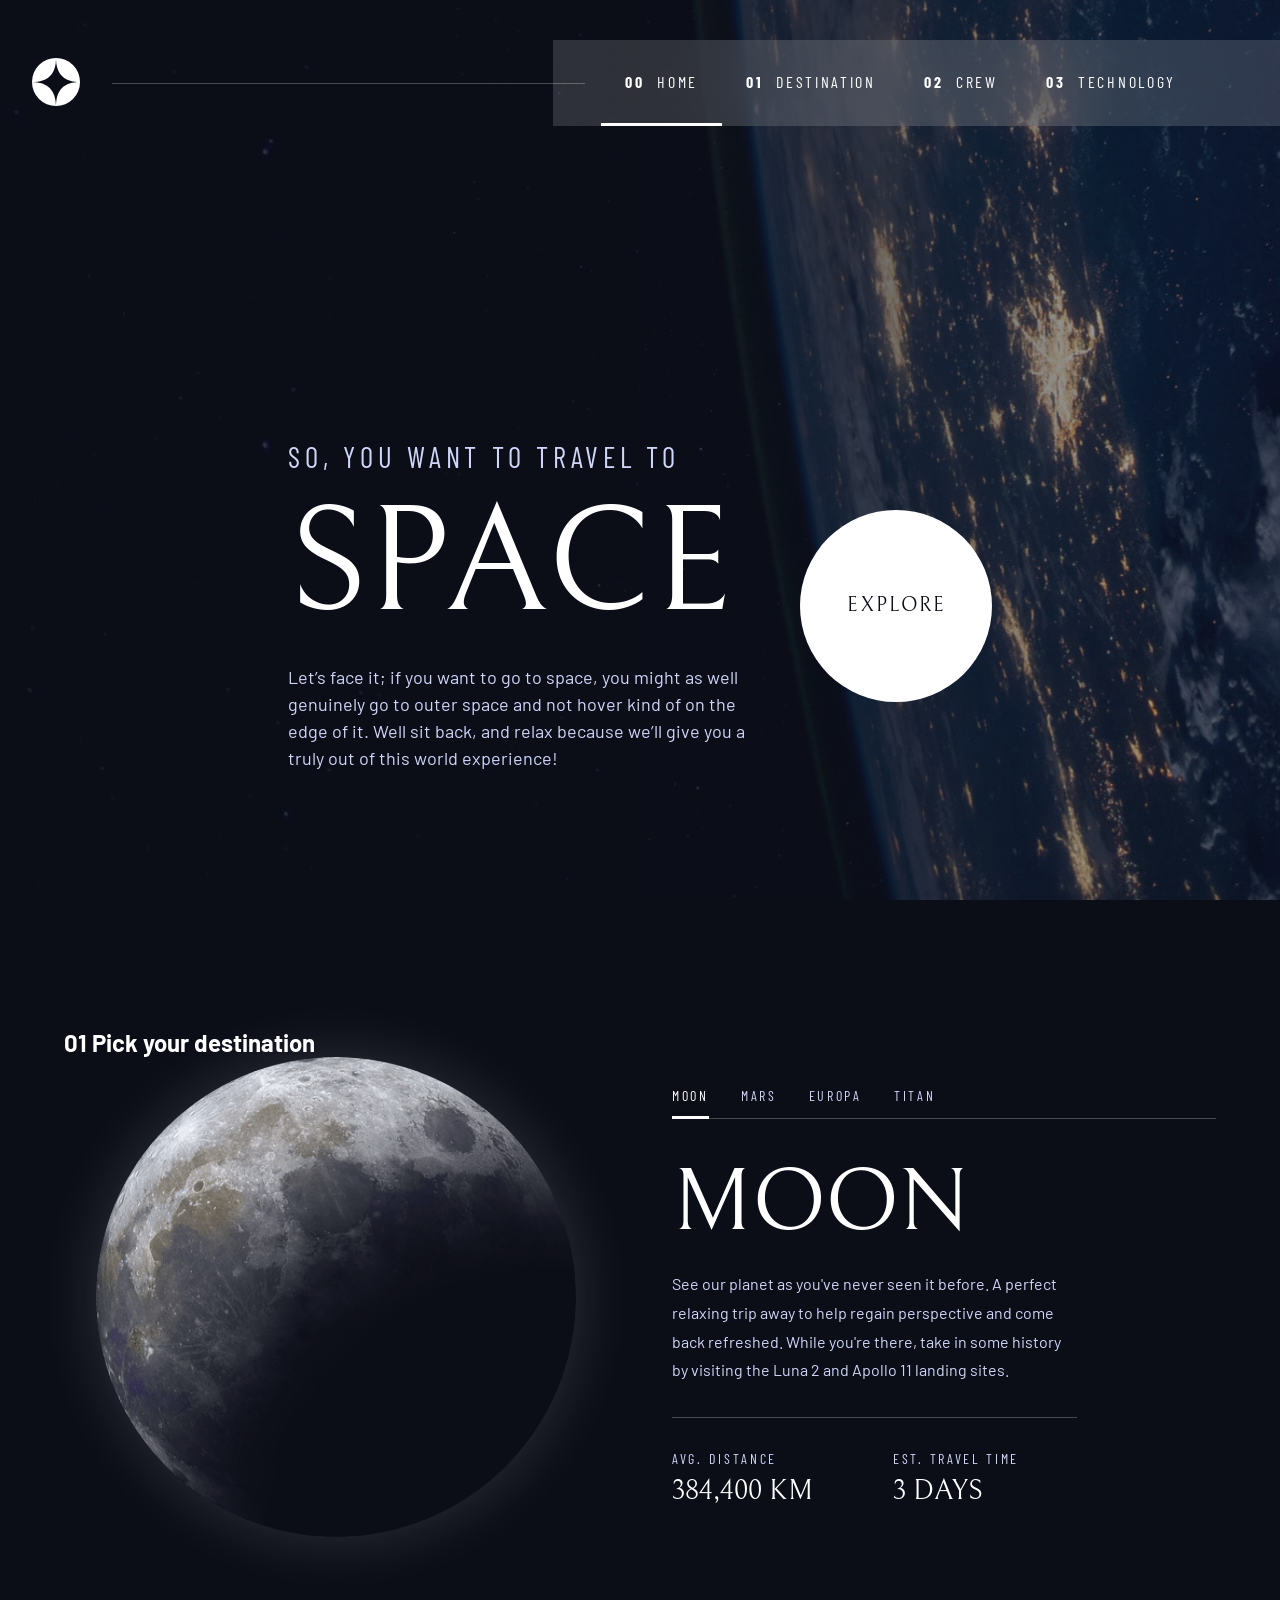
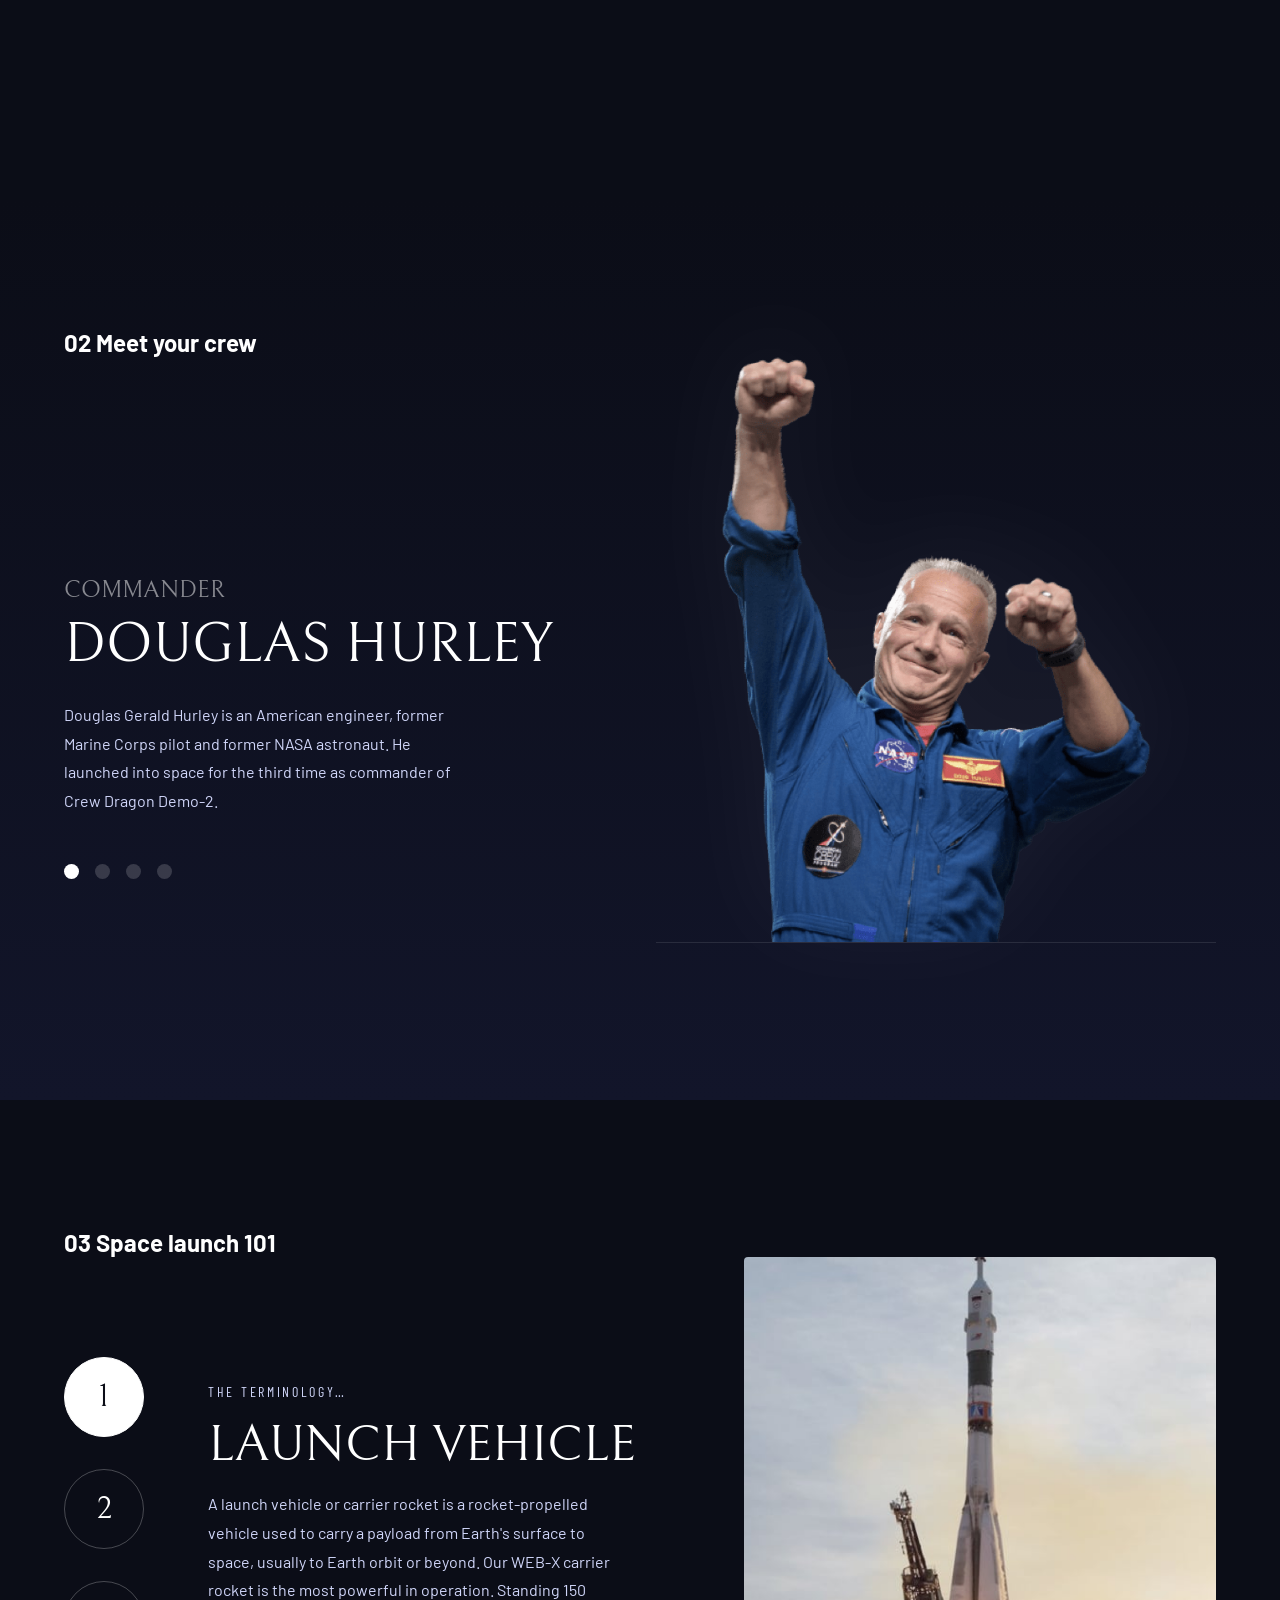
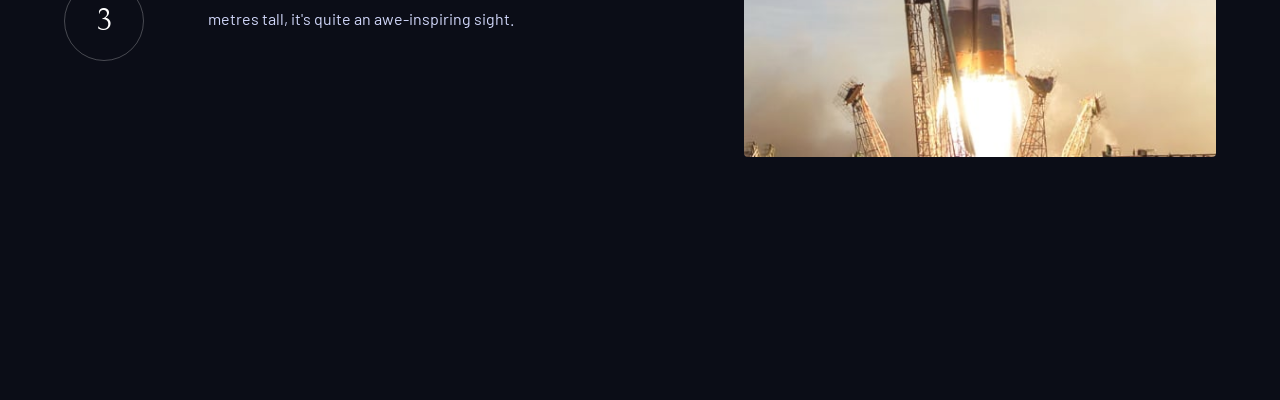
<file: starter-code/index.html>
<!DOCTYPE html>
<html lang="en">
<head>
  <meta charset="UTF-8">
  <meta name="viewport" content="width=device-width, initial-scale=1.0">
  <link rel="preconnect" href="https://fonts.googleapis.com">
  <link rel="preconnect" href="https://fonts.gstatic.com" crossorigin>
  <link href="https://fonts.googleapis.com/css2?family=Barlow:ital,wght@0,100;0,200;0,300;0,400;0,500;0,600;0,700;0,800;0,900;1,100;1,200;1,300;1,400;1,500;1,600;1,700;1,800;1,900&display=swap" rel="stylesheet">
   <link rel="preconnect" href="https://fonts.googleapis.com">
  <link rel="preconnect" href="https://fonts.gstatic.com" crossorigin>
  <link href="https://fonts.googleapis.com/css2?family=Barlow+Condensed:ital,wght@0,100;0,200;0,300;0,400;0,500;0,600;0,700;0,800;0,900;1,100;1,200;1,300;1,400;1,500;1,600;1,700;1,800;1,900&family=Barlow:ital,wght@0,100;0,200;0,300;0,400;0,500;0,600;0,700;0,800;0,900;1,100;1,200;1,300;1,400;1,500;1,600;1,700;1,800;1,900&display=swap" rel="stylesheet">
  <link rel="preconnect" href="https://fonts.googleapis.com">
  <link rel="preconnect" href="https://fonts.googleapis.com">
  <link rel="preconnect" href="https://fonts.gstatic.com" crossorigin>
  <link href="https://fonts.googleapis.com/css2?family=Bellefair&display=swap" rel="stylesheet">
  <link rel="icon" type="image/png" sizes="32x32" href="./assets/favicon-32x32.png">
  <link rel="stylesheet" href="./style.css">
  <title>Frontend Mentor | Space tourism website</title>
</head>
<body>
  <!--HEADER / NAVIGATION-->
  <header class="primary-header" id="header">
    <div class="logo" id="logo">
      <img src="./assets/shared/logo.svg" alt="space tourism logo">
    </div>

    <div class="header-line" role="presentation"></div>

    <!--Mobile Hamburger Menu-->
    <button class="mobile-nav-toggle" aria-controls="primary-navigation" aria-expanded="false">
      <img 
        src="./assets/shared/icon-hamburger.svg" 
        id="hamburger-icon"
        alt="hamburger menu icon"
      >
    </button>

    <!--Navigation links-->
    <nav>
      <ul class="primary-nav" id="primary-navigation" role="list"> 
        <li><a href="#home" class="active"><span>00</span> Home</a></li>
        <li><a href="#destination"><span>01</span> Destination</a></li>
        <li><a href="#crew"><span>02</span> Crew</a></li>
        <li><a href="#technology"><span>03</span> Technology</a></li>
      </ul>
    </nav>
  </header>

<!--SECTION: HERO-->
<section id="home">

  <div class="hero-bg" aria-hidden="true"></div>

  <div class="container">
    <div class="hero-content">
      <!--Left-text-->
      <div class="hero-text">
        <p class="hero-pretitle">So, you want to travel to</p>
        <h1 class="hero-title">Space</h1>
        <p class="hero-description">
          Let’s face it; if you want to go to space, you might as well 
          genuinely go to outer space and not hover kind of on the edge of it. Well sit back,
          and relax because we’ll give you a truly out of this world experience!</p>
      </div>
      <!--Right-Explore Button-->
      <a href="#destination" class="btn-explore" role="button">Explore</a>
      
    </div>
  </div>
</section>

<!-- ══════════════════════════════════
SECTION 2 — DESTINATION
══════════════════════════════════ -->
<section id="destination">
  <div class="container">

    <h2 class="section-title"><span>01</span> Pick your destination</h2>

    <div class="destination-grid">

      <!-- Planet image (swapped by JS) -->
      <div class="destination-image">
        <img
          id="planet-img"
          class="planet-img"
          src="./assets/destination/image-moon.png"
          alt="Moon"
        >
      </div>

      <!-- Tab panel -->
      <div class="destination-info">

        <!-- Tab buttons -->
        <div class="destination-tabs" role="tablist">
          <button class="tab-btn active" role="tab" data-dest="0">Moon</button>
          <button class="tab-btn"        role="tab" data-dest="1">Mars</button>
          <button class="tab-btn"        role="tab" data-dest="2">Europa</button>
          <button class="tab-btn"        role="tab" data-dest="3">Titan</button>
        </div>

        <!-- Tab content (updated by JS) -->
        <div id="dest-content">
          <h3 class="destination-name" id="dest-name">Moon</h3>
          <p class="destination-desc" id="dest-desc">
            See our planet as you've never seen it before. A perfect relaxing trip away to
            help regain perspective and come back refreshed. While you're there, take in
            some history by visiting the Luna 2 and Apollo 11 landing sites.
          </p>
          <div class="destination-meta">
            <div class="meta-item">
              <label>Avg. distance</label>
              <p id="dest-distance">384,400 km</p>
            </div>
            <div class="meta-item">
              <label>Est. travel time</label>
              <p id="dest-time">3 days</p>
            </div>
          </div>
        </div>

      </div>
    </div>
  </div>
</section>
 
 
<!-- ══════════════════════════════════
 SECTION 3 — CREW
══════════════════════════════════ -->
<section id="crew">
  <div class="container">

    <h2 class="section-title"><span>02</span> Meet your crew</h2>

    <div class="crew-grid">

      <!-- Left: crew info (updated by JS) -->
      <div class="crew-info">
        <p class="crew-role" id="crew-role">Commander</p>
        <h3 class="crew-name" id="crew-name">Douglas Hurley</h3>
        <p class="crew-bio" id="crew-bio">
          Douglas Gerald Hurley is an American engineer, former Marine Corps pilot and
          former NASA astronaut. He launched into space for the third time as commander of
          Crew Dragon Demo-2.
        </p>

        <!-- Dot navigation -->
        <div class="crew-dots" role="tablist" aria-label="Crew members">
          <button class="dot active" data-crew="0" role="tab" aria-label="Douglas Hurley"></button>
          <button class="dot"        data-crew="1" role="tab" aria-label="Mark Shuttleworth"></button>
          <button class="dot"        data-crew="2" role="tab" aria-label="Victor Glover"></button>
          <button class="dot"        data-crew="3" role="tab" aria-label="Anousheh Ansari"></button>
        </div>
      </div>

      <!-- Right: crew portrait (swapped by JS) -->
      <div class="crew-image">
        <img
          id="crew-img"
          class="crew-img"
          src="./assets/crew/image-douglas-hurley.png"
          alt="Douglas Hurley"
        >
      </div>

    </div>
  </div>
</section>
 
 
<!-- ══════════════════════════════════
SECTION 4 — TECHNOLOGY
══════════════════════════════════ -->
<section id="technology">
  <div class="container">

    <h2 class="section-title"><span>03</span> Space launch 101</h2>

    <div class="tech-layout">

      <!-- Numbered tab buttons -->
      <div class="tech-numbers">
        <button class="num-btn active" data-tech="0">1</button>
        <button class="num-btn"        data-tech="1">2</button>
        <button class="num-btn"        data-tech="2">3</button>
      </div>

      <!-- Tech description (updated by JS) -->
      <div class="tech-content">
        <p class="tech-label" id="tech-label">The terminology…</p>
        <h3 class="tech-name"  id="tech-name">Launch vehicle</h3>
        <p class="tech-desc"   id="tech-desc">
          A launch vehicle or carrier rocket is a rocket-propelled vehicle used to carry a payload
          from Earth's surface to space, usually to Earth orbit or beyond. Our WEB-X carrier rocket
          is the most powerful in operation. Standing 150 metres tall, it's quite an awe-inspiring sight.
        </p>
      </div>

      <!-- Tech image (swapped by JS) -->
      <div class="tech-image">
        <img
          id="tech-img"
          src="./assets/technology/image-launch-vehicle-portrait.jpg"
          alt="Launch Vehicle"
        >
      </div>

    </div>
  </div>
</section>
<script src="script.js"></script>

</body>
</html>
</file>
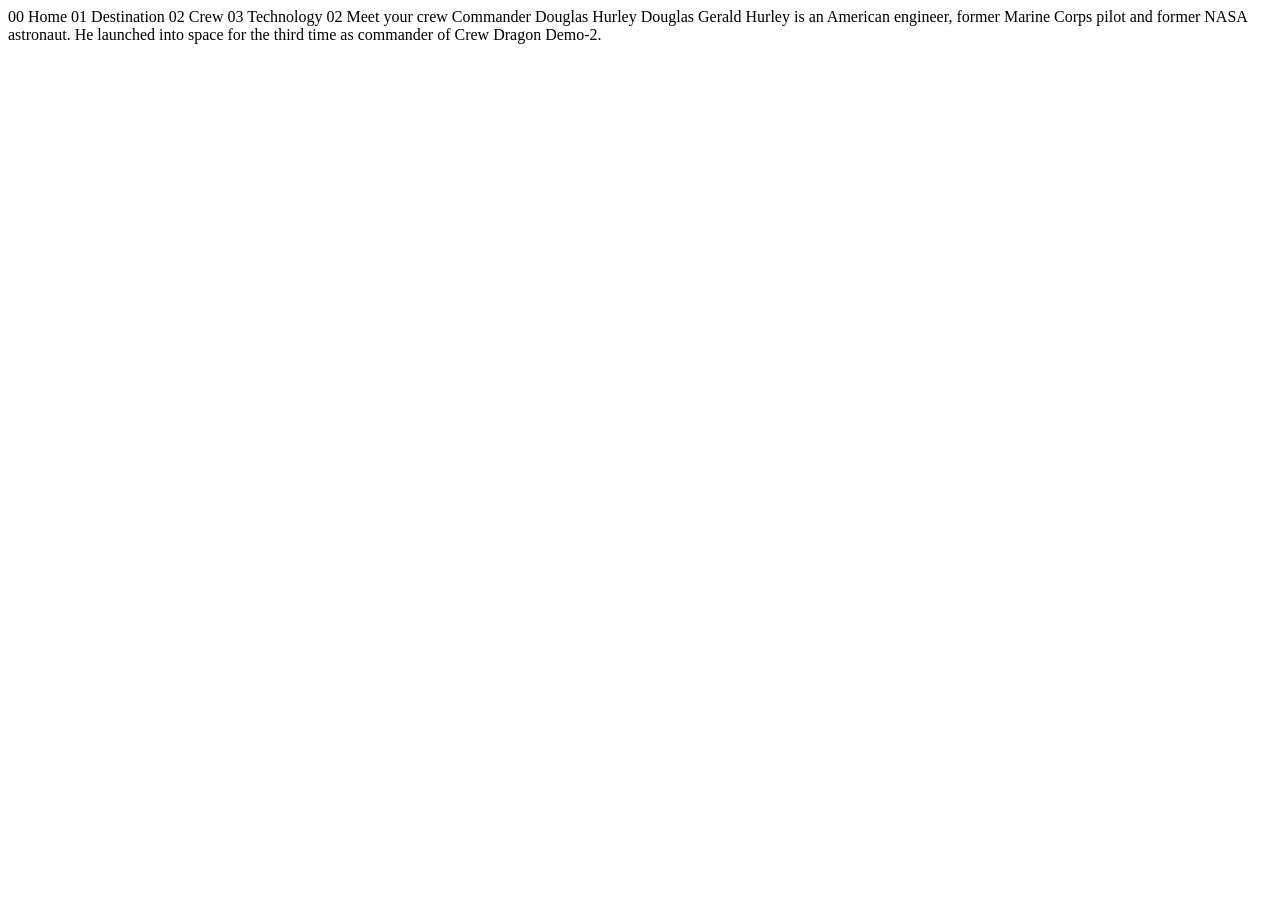
<file: starter-code/crew-commander.html>
<!DOCTYPE html>
<html lang="en">
<head>
  <meta charset="UTF-8">
  <meta name="viewport" content="width=device-width, initial-scale=1.0">

  <link rel="icon" type="image/png" sizes="32x32" href="./assets/favicon-32x32.png">
  
  <title>Frontend Mentor | Space tourism website</title>
</head>
<body>

  00 Home
  01 Destination
  02 Crew
  03 Technology

  02 Meet your crew

  Commander
  Douglas Hurley

  Douglas Gerald Hurley is an American engineer, former Marine Corps pilot 
  and former NASA astronaut. He launched into space for the third time as 
  commander of Crew Dragon Demo-2.
</body>
</html>
</file>
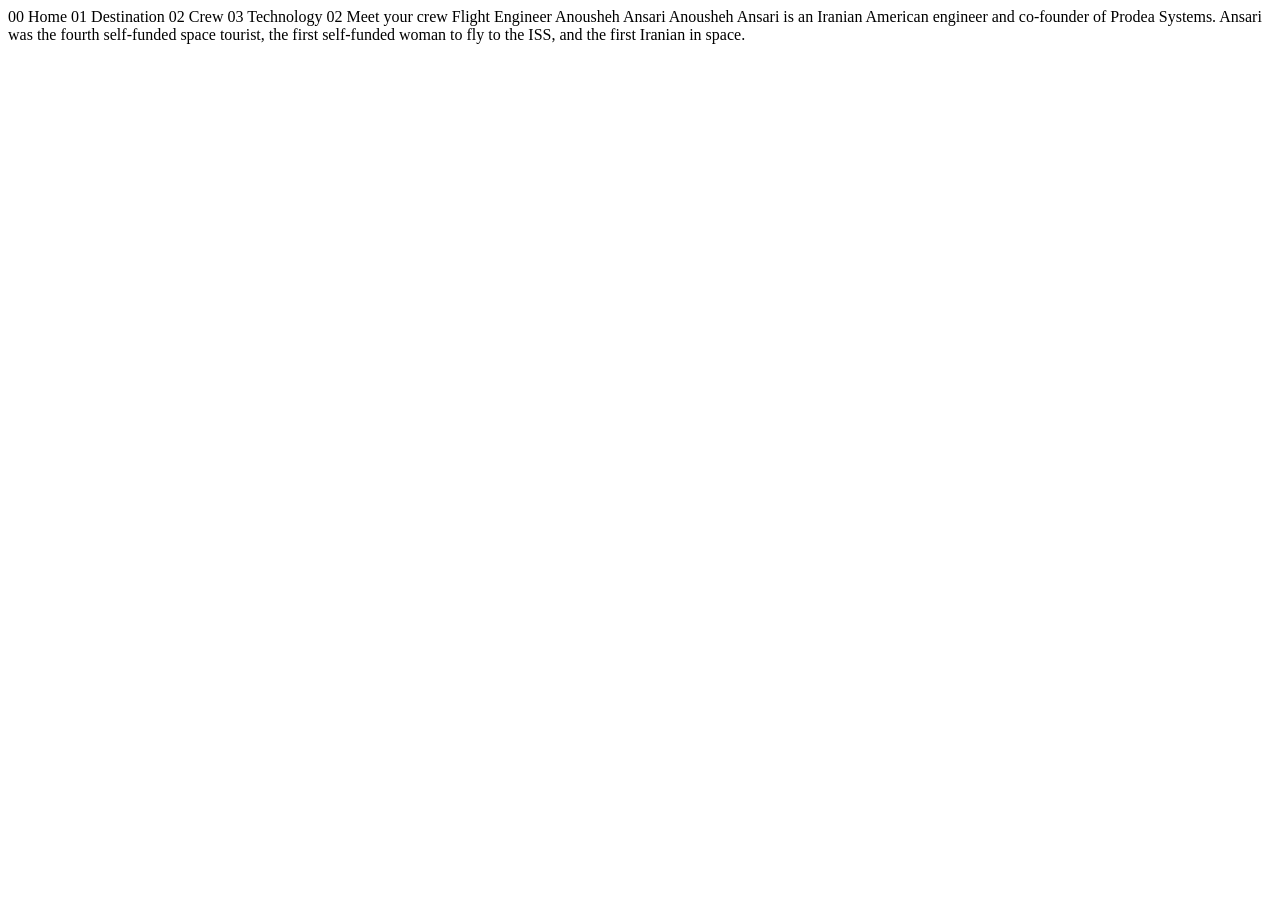
<file: starter-code/crew-engineer.html>
<!DOCTYPE html>
<html lang="en">
<head>
  <meta charset="UTF-8">
  <meta name="viewport" content="width=device-width, initial-scale=1.0">

  <link rel="icon" type="image/png" sizes="32x32" href="./assets/favicon-32x32.png">
  
  <title>Frontend Mentor | Space tourism website</title>
</head>
<body>

  00 Home
  01 Destination
  02 Crew
  03 Technology

  02 Meet your crew

  Flight Engineer
  Anousheh Ansari

  Anousheh Ansari is an Iranian American engineer and co-founder of Prodea Systems. 
  Ansari was the fourth self-funded space tourist, the first self-funded woman to 
  fly to the ISS, and the first Iranian in space. 
</body>
</html>
</file>
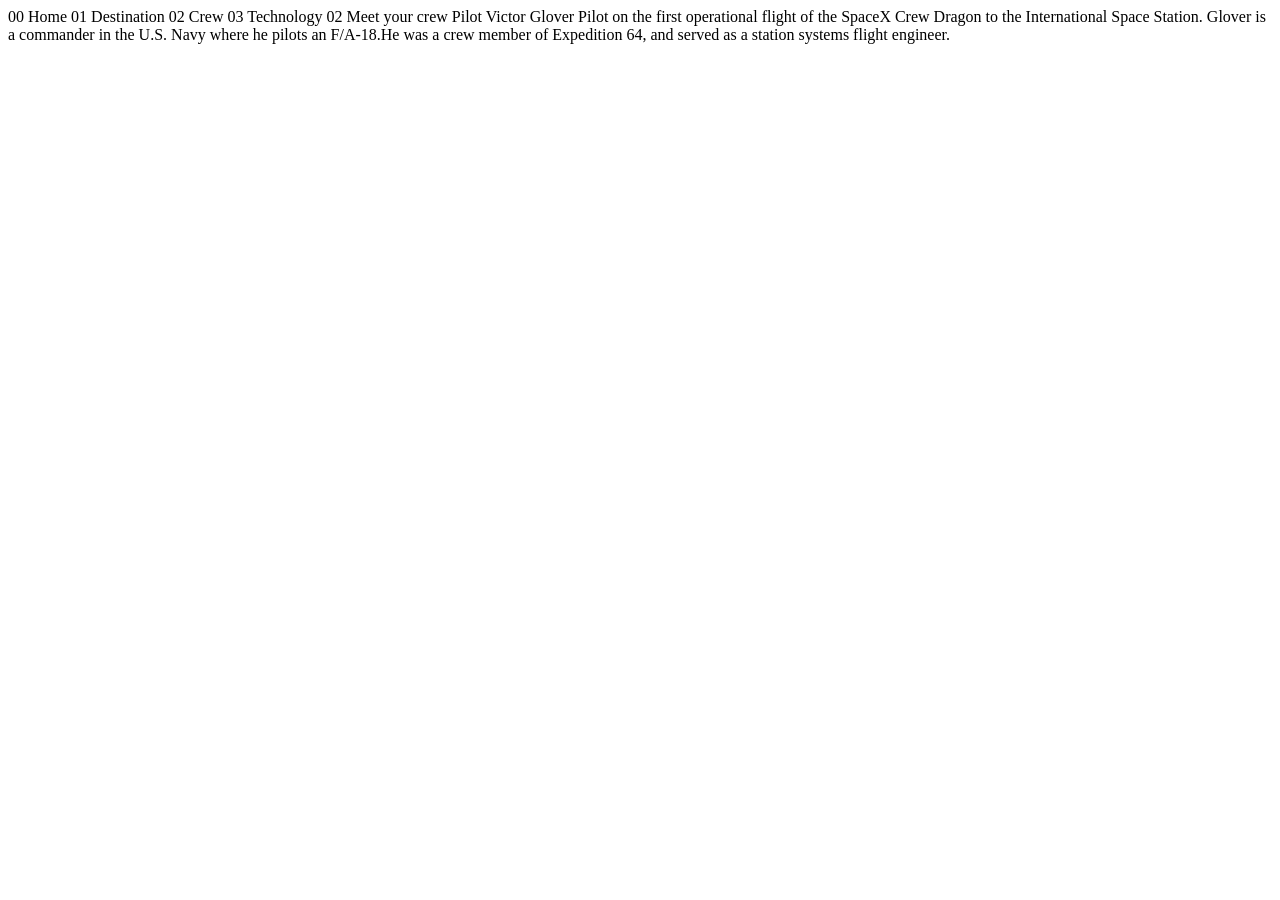
<file: starter-code/crew-pilot.html>
<!DOCTYPE html>
<html lang="en">
<head>
  <meta charset="UTF-8">
  <meta name="viewport" content="width=device-width, initial-scale=1.0">

  <link rel="icon" type="image/png" sizes="32x32" href="./assets/favicon-32x32.png">
  
  <title>Frontend Mentor | Space tourism website</title>
</head>
<body>

  00 Home
  01 Destination
  02 Crew
  03 Technology

  02 Meet your crew

  Pilot
  Victor Glover

  Pilot on the first operational flight of the SpaceX Crew Dragon to the 
  International Space Station. Glover is a commander in the U.S. Navy where 
  he pilots an F/A-18.He was a crew member of Expedition 64, and served as a 
  station systems flight engineer. 
</body>
</html>
</file>
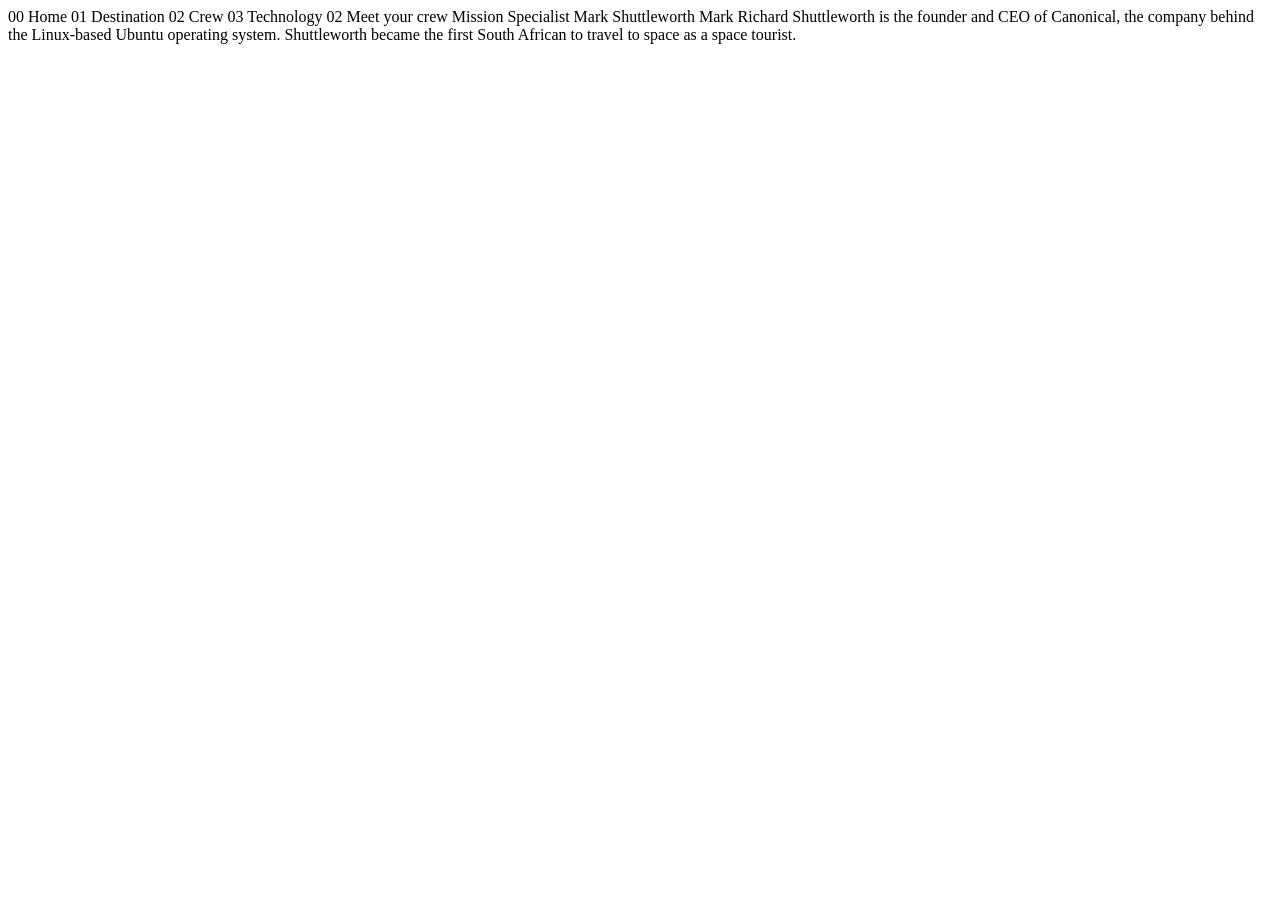
<file: starter-code/crew-specialist.html>
<!DOCTYPE html>
<html lang="en">
<head>
  <meta charset="UTF-8">
  <meta name="viewport" content="width=device-width, initial-scale=1.0">

  <link rel="icon" type="image/png" sizes="32x32" href="./assets/favicon-32x32.png">
  
  <title>Frontend Mentor | Space tourism website</title>
</head>
<body>

  00 Home
  01 Destination
  02 Crew
  03 Technology

  02 Meet your crew

  Mission Specialist
  Mark Shuttleworth

  Mark Richard Shuttleworth is the founder and CEO of Canonical, the company behind 
  the Linux-based Ubuntu operating system. Shuttleworth became the first South 
  African to travel to space as a space tourist.
</body>
</html>
</file>
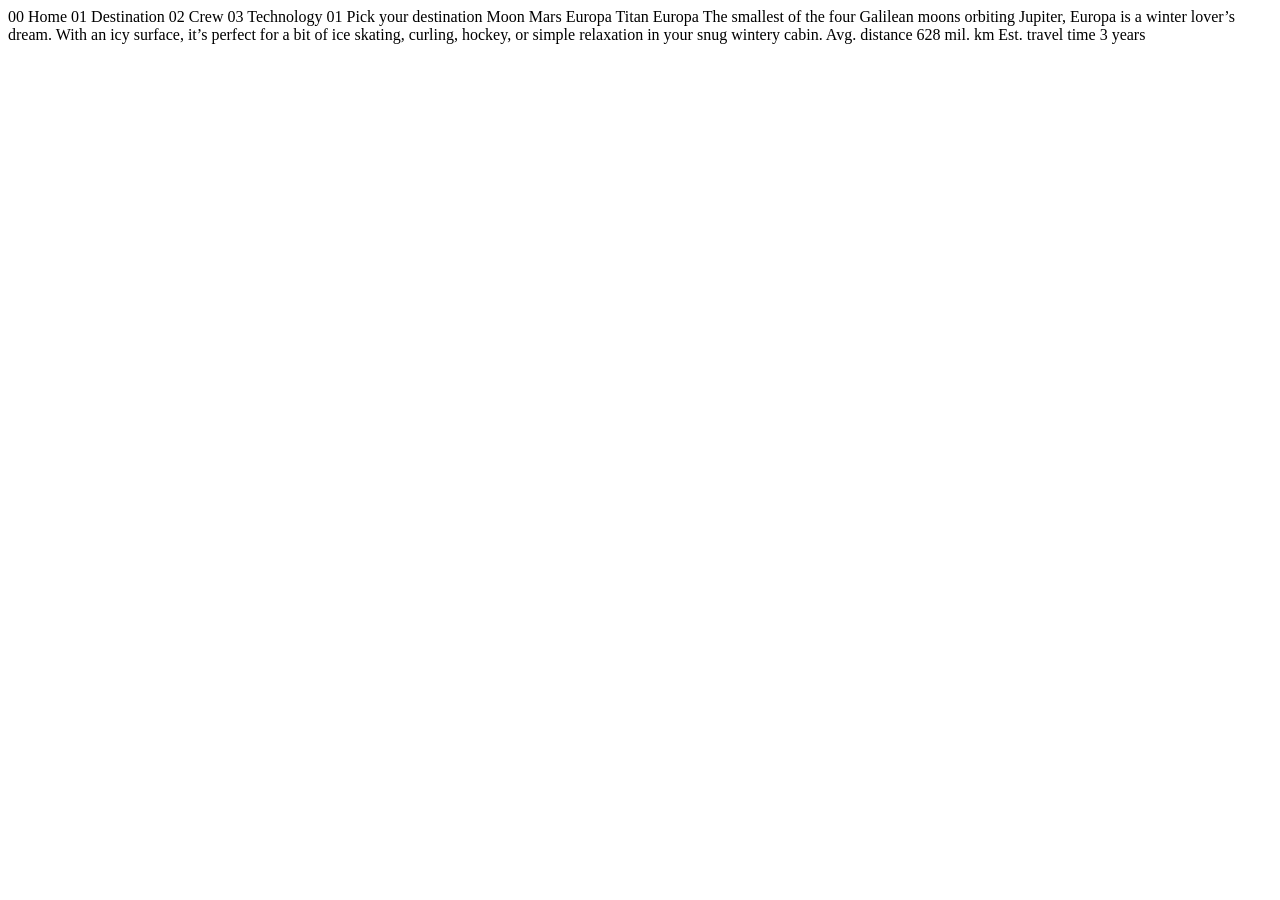
<file: starter-code/destination-europa.html>
<!DOCTYPE html>
<html lang="en">
<head>
  <meta charset="UTF-8">
  <meta name="viewport" content="width=device-width, initial-scale=1.0">

  <link rel="icon" type="image/png" sizes="32x32" href="./assets/favicon-32x32.png">
  
  <title>Frontend Mentor | Space tourism website</title>
</head>
<body>

  00 Home
  01 Destination
  02 Crew
  03 Technology

  01 Pick your destination

  Moon
  Mars
  Europa
  Titan

  Europa

  The smallest of the four Galilean moons orbiting Jupiter, Europa is a 
  winter lover’s dream. With an icy surface, it’s perfect for a bit of 
  ice skating, curling, hockey, or simple relaxation in your snug 
  wintery cabin.

  Avg. distance
  628 mil. km

  Est. travel time
  3 years
</body>
</html>
</file>
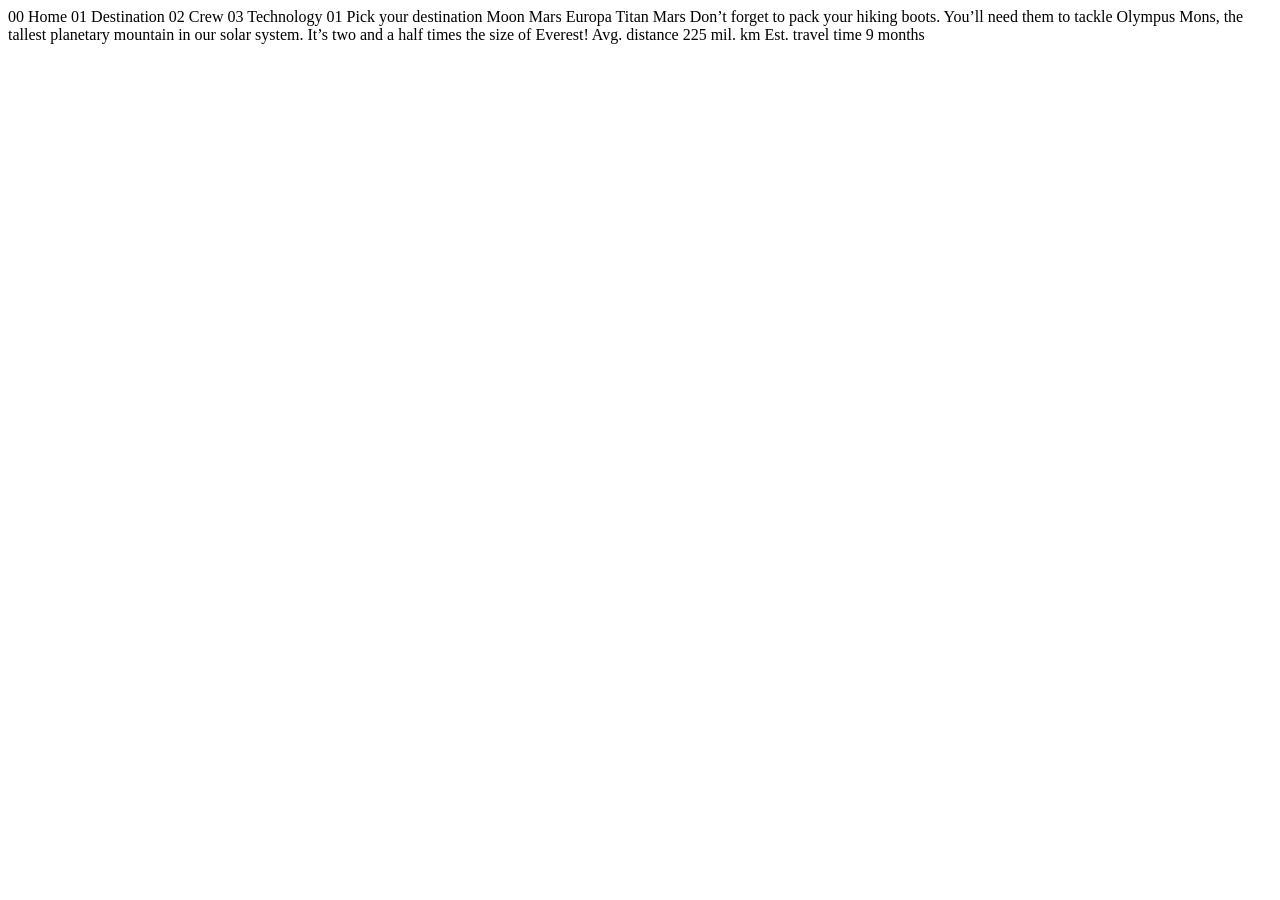
<file: starter-code/destination-mars.html>
<!DOCTYPE html>
<html lang="en">
<head>
  <meta charset="UTF-8">
  <meta name="viewport" content="width=device-width, initial-scale=1.0">

  <link rel="icon" type="image/png" sizes="32x32" href="./assets/favicon-32x32.png">
  
  <title>Frontend Mentor | Space tourism website</title>
</head>
<body>

  00 Home
  01 Destination
  02 Crew
  03 Technology

  01 Pick your destination

  Moon
  Mars
  Europa
  Titan

  Mars

  Don’t forget to pack your hiking boots. You’ll need them to tackle Olympus Mons, 
  the tallest planetary mountain in our solar system. It’s two and a half times 
  the size of Everest!

  Avg. distance
  225 mil. km

  Est. travel time
  9 months
</body>
</html>
</file>
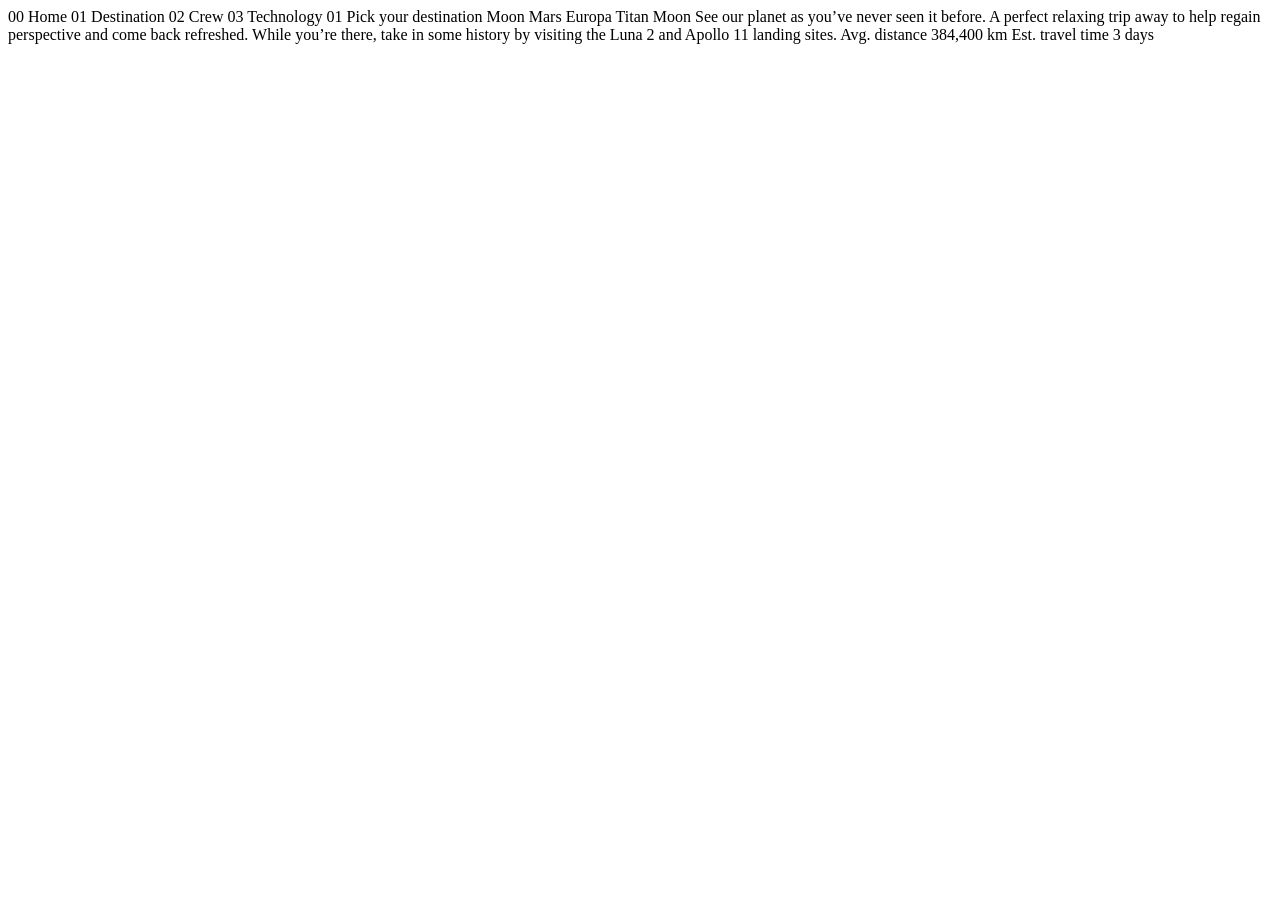
<file: starter-code/destination-moon.html>
<!DOCTYPE html>
<html lang="en">
<head>
  <meta charset="UTF-8">
  <meta name="viewport" content="width=device-width, initial-scale=1.0">

  <link rel="icon" type="image/png" sizes="32x32" href="./assets/favicon-32x32.png">
  
  <title>Frontend Mentor | Space tourism website</title>
</head>
<body>

  00 Home
  01 Destination
  02 Crew
  03 Technology

  01 Pick your destination

  Moon
  Mars
  Europa
  Titan

  Moon

  See our planet as you’ve never seen it before. A perfect relaxing trip away to help 
  regain perspective and come back refreshed. While you’re there, take in some history 
  by visiting the Luna 2 and Apollo 11 landing sites.

  Avg. distance
  384,400 km

  Est. travel time
  3 days
</body>
</html>
</file>
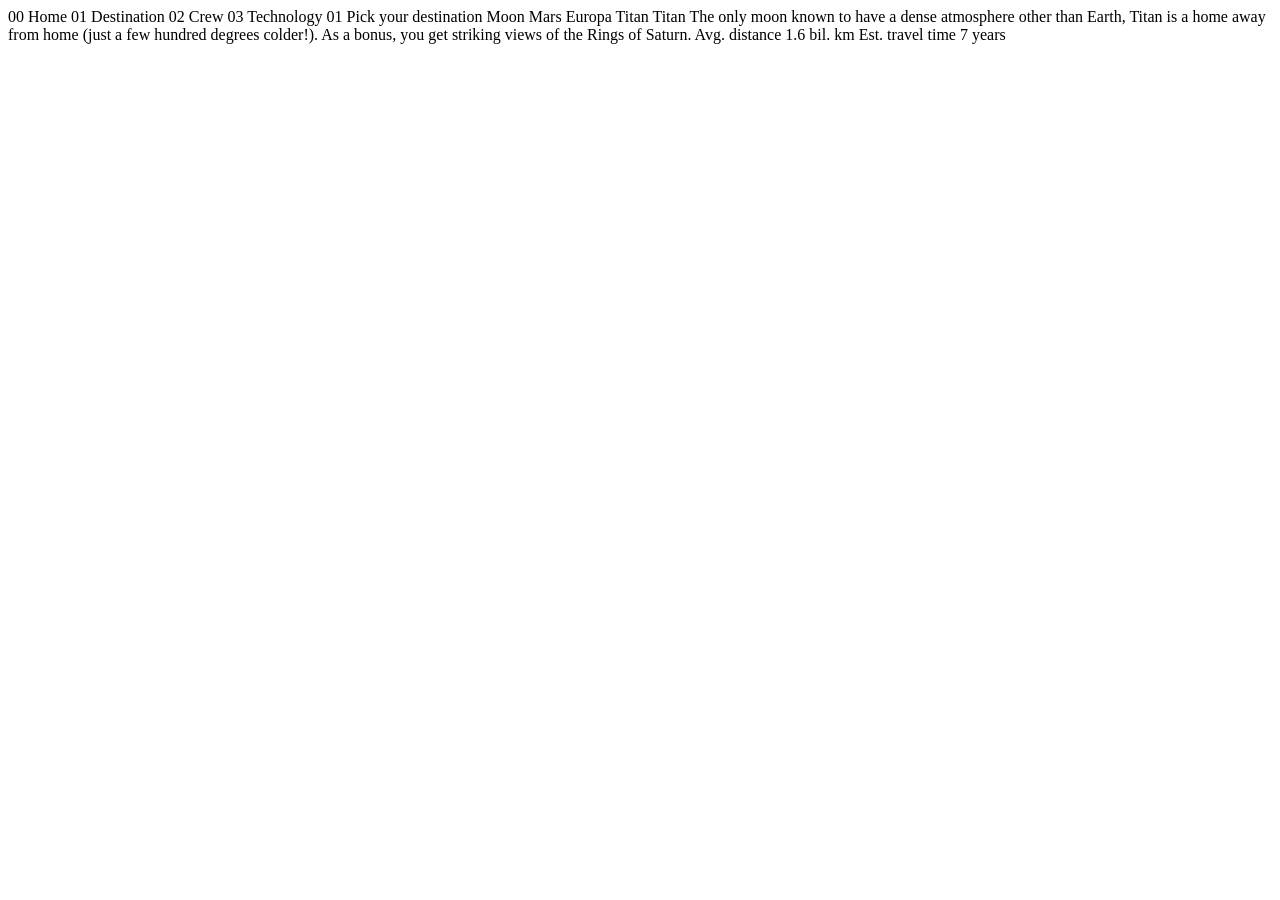
<file: starter-code/destination-titan.html>
<!DOCTYPE html>
<html lang="en">
<head>
  <meta charset="UTF-8">
  <meta name="viewport" content="width=device-width, initial-scale=1.0">

  <link rel="icon" type="image/png" sizes="32x32" href="./assets/favicon-32x32.png">
  
  <title>Frontend Mentor | Space tourism website</title>
</head>
<body>

  00 Home
  01 Destination
  02 Crew
  03 Technology

  01 Pick your destination

  Moon
  Mars
  Europa
  Titan

  Titan

  The only moon known to have a dense atmosphere other than Earth, Titan 
  is a home away from home (just a few hundred degrees colder!). As a 
  bonus, you get striking views of the Rings of Saturn.

  Avg. distance
  1.6 bil. km

  Est. travel time
  7 years
</body>
</html>
<script src="index.js"></script>
</file>
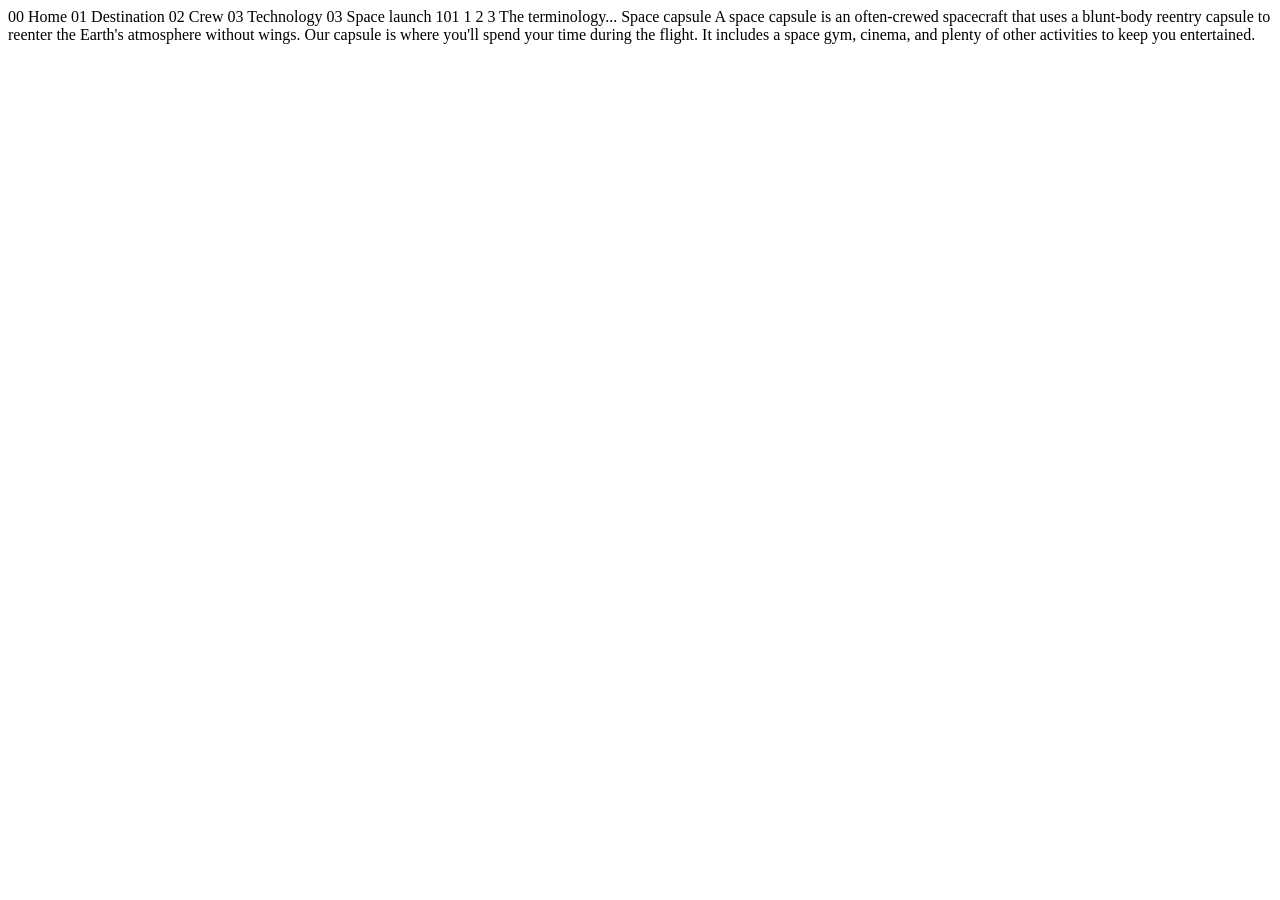
<file: starter-code/technology-capsule.html>
<!DOCTYPE html>
<html lang="en">
<head>
  <meta charset="UTF-8">
  <meta name="viewport" content="width=device-width, initial-scale=1.0">

  <link rel="icon" type="image/png" sizes="32x32" href="./assets/favicon-32x32.png">
  
  <title>Frontend Mentor | Space tourism website</title>
</head>
<body>

  00 Home
  01 Destination
  02 Crew
  03 Technology

  03 Space launch 101

  1
  2
  3

  The terminology...
  Space capsule

  A space capsule is an often-crewed spacecraft that uses a blunt-body reentry 
  capsule to reenter the Earth's atmosphere without wings. Our capsule is where 
  you'll spend your time during the flight. It includes a space gym, cinema, 
  and plenty of other activities to keep you entertained.
</body>
</html>
</file>
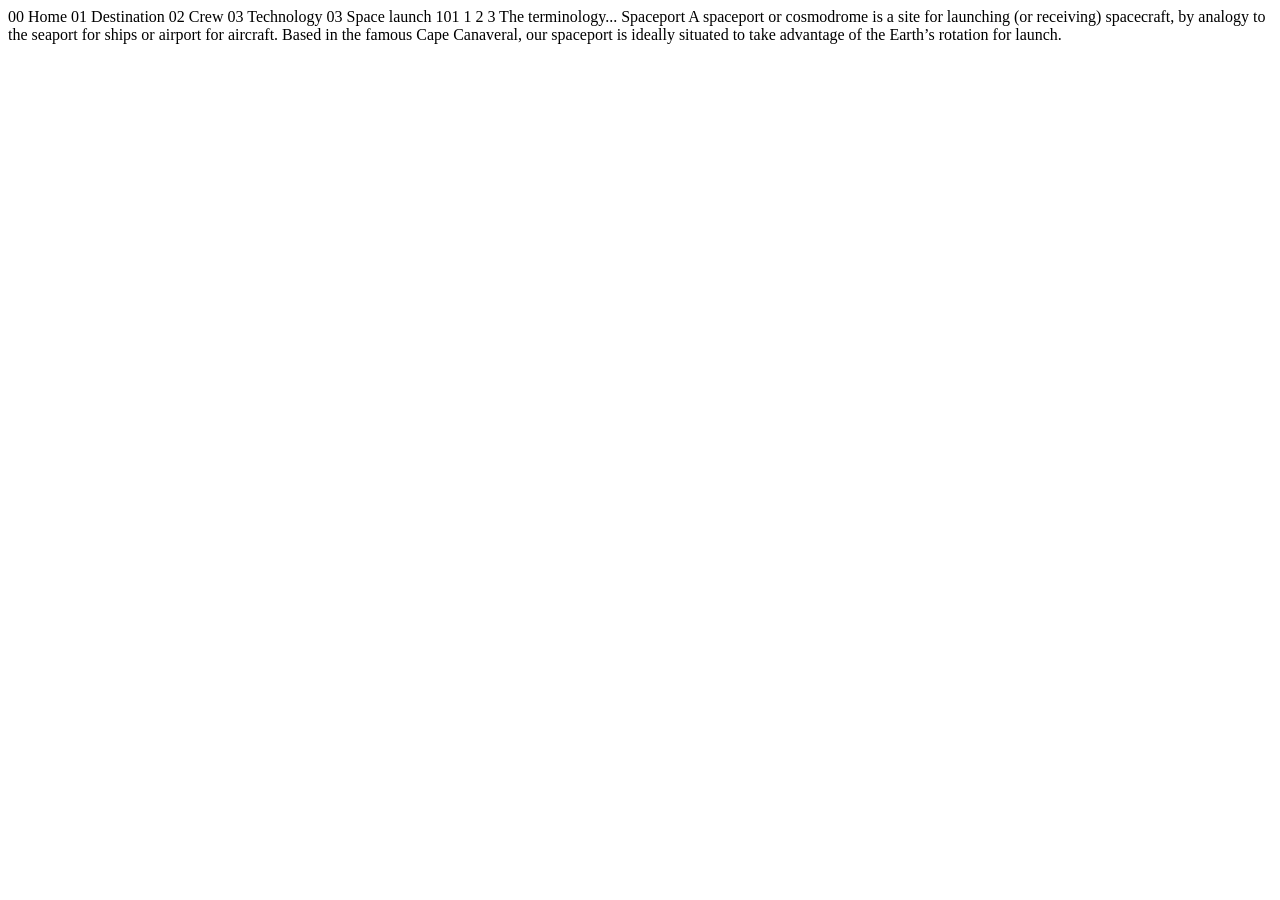
<file: starter-code/technology-spaceport.html>
<!DOCTYPE html>
<html lang="en">
<head>
  <meta charset="UTF-8">
  <meta name="viewport" content="width=device-width, initial-scale=1.0">

  <link rel="icon" type="image/png" sizes="32x32" href="./assets/favicon-32x32.png">
  
  <title>Frontend Mentor | Space tourism website</title>
</head>
<body>

  00 Home
  01 Destination
  02 Crew
  03 Technology

  03 Space launch 101

  1
  2
  3

  The terminology...
  Spaceport

  A spaceport or cosmodrome is a site for launching (or receiving) spacecraft, 
  by analogy to the seaport for ships or airport for aircraft. Based in the 
  famous Cape Canaveral, our spaceport is ideally situated to take advantage 
  of the Earth’s rotation for launch.
</body>
</html>
</file>
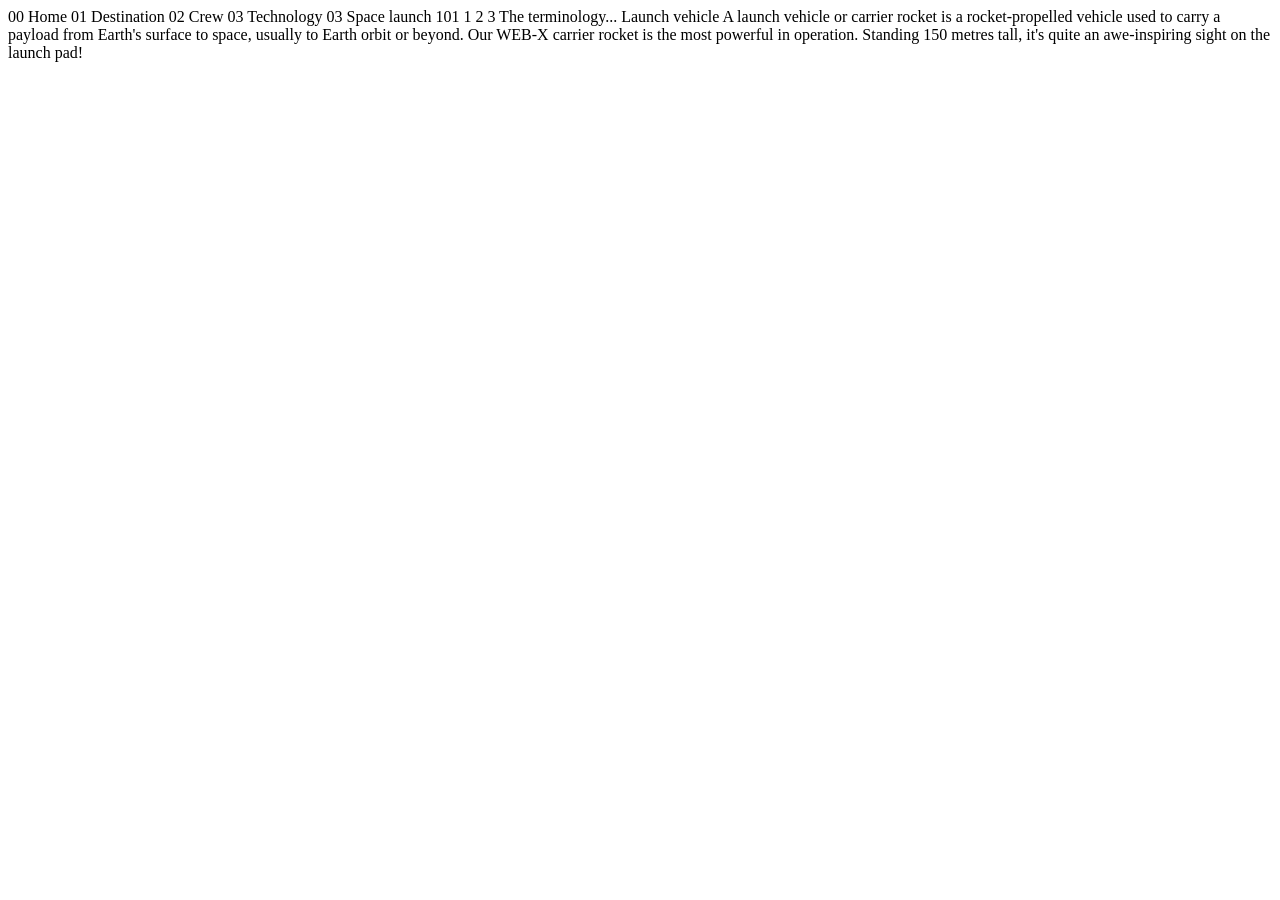
<file: starter-code/technology-vehicle.html>
<!DOCTYPE html>
<html lang="en">
<head>
  <meta charset="UTF-8">
  <meta name="viewport" content="width=device-width, initial-scale=1.0">

  <link rel="icon" type="image/png" sizes="32x32" href="./assets/favicon-32x32.png">
  
  <title>Frontend Mentor | Space tourism website</title>
</head>
<body>

  00 Home
  01 Destination
  02 Crew
  03 Technology

  03 Space launch 101

  1
  2
  3

  The terminology...
  Launch vehicle

  A launch vehicle or carrier rocket is a rocket-propelled vehicle used to carry a 
  payload from Earth's surface to space, usually to Earth orbit or beyond. Our 
  WEB-X carrier rocket is the most powerful in operation. Standing 150 metres tall, 
  it's quite an awe-inspiring sight on the launch pad!
</body>
</html>
</file>
<file: starter-code/style.css>
* {
    box-sizing:border-box;
    margin: 0;
    padding: 0;
}

:root {
    --clr-dark: #0B0D17;
    --clr-accent: #D0D6F9;
    --clr-white: #FFFFFF;
    --ff-serif: 'Bellefair', serif;
    --ff-sans-cond: 'Barlow Condensed', sans-serif;
    --ff-sans: 'Barlow', sans-serif;
}

html {
    scroll-behavior: smooth;
}

body {
  font-family: var(--ff-sans);
  color: var(--clr-white);
  background-color: var(--clr-dark);
  min-height: 100vh;
  overflow-x: hidden;
}

.container {
  max-width: 1200px;
  margin-inline: auto;
  padding: 0 1.5rem;
}

.nav {
  margin: 0;
  padding: 0;
  height: 100%;
}

.primary-header {
  position: fixed;
  top: 0;
  left: 0;
  right: 0;
  z-index: 100;
  display: flex;
  align-items: center;
  justify-content: space-between;
  padding:  2.5rem 0 2.5rem 2rem;
  background: transparent;
  transition: background 0.4s ease;
}

.primary-header.scrolled {
  background: rgba(11, 13, 23, 0.95);
  backdrop-filter: blur(20px);
}   

.header-line {
  flex: 1;
  height: 1px;
  background-color: rgba(255, 255, 255, 0.25);
  margin-inline: 2rem;
  position: relative;
  margin-right: -2rem;
  z-index: 2;
}

.primary-nav {
  display: flex;
  list-style: none;
  background: rgba(255, 255, 255, 0.15);
  backdrop-filter: blur(40px);
  padding-inline: 3rem;
  padding-right: 5rem;
  margin-right: 0;
  -webkit-backdrop-filter: blur(40px);
}

.primary-nav li a {
  display: flex;
  align-items: center;
  gap: 0.6em;
  padding: 2rem 1.5rem;
  color: var(--clr-white);
  text-decoration: none;
  font-family: var(--ff-sans-cond);
  font-size: 1rem;
  letter-spacing: 2.7px;
  text-transform: uppercase;
  border-bottom: 3px solid transparent;
  transition: border-color 0.3s;
}
 
/* Numbered prefix in nav links */
.primary-nav li a span {
  font-weight: 700;
  margin-right: 0.2em;
}
 
/* Active and hover state for nav links */
.primary-nav li a.active,
.primary-nav li a:hover {
  border-bottom-color: var(--clr-white);
}

.mobile-nav-toggle {
  display: none;
  cursor: pointer;
  background: transparent;
  border: none;
  padding: 0.5rem;
}

#home {
  position: relative;
  min-height: 100vh;
  display: flex;
  align-items: flex-end;
  overflow: hidden;
}

.hero-bg {
  position: fixed;
  inset: 0;
  background:
    linear-gradient(to right, rgba(11,13,23,0.85) 40%, rgba(11,13,23,0.3) 100%),
    url(./assets/home/background-home-desktop.jpg) center/cover no-repeat;
  z-index: -1;
}

.hero-content {
  position: relative;
  z-index: 1;
  display: grid;
  grid-template-columns: 1fr auto; 
  display: flex;
  justify-content: space-between;
  align-items: flex-end;
  gap: 2rem;
  width: 100%;
  padding-top: 0;
  padding-bottom: 8rem;
}

.hero-pretitle {
  font-family: var(--ff-sans-cond);
  font-size: 1.8rem;
  letter-spacing: 4.75px;
  text-transform: uppercase;
  color: var(--clr-accent);
  margin-bottom: 1rem;
}

.hero-title {
  font-family: var(--ff-serif);
  font-size: 150px;
  text-transform: uppercase;
  margin-bottom: 1.5rem;
  font-weight: 400;
  line-height: 1;
}

.hero-description {
  margin-top: 1.5rem;
  font-size: 1.125rem;
  color: var(--clr-accent);
  line-height: 1.5;
  max-width: 48ch;
}

.btn-explore {
  display: flex;
  align-items: center;
  justify-content: center;
  width: clamp(9rem, 15vw, 17rem);
  height: clamp(9rem, 15vw, 17rem);
  border-radius: 50%;
  background: var(--clr-white);
  color: var(--clr-dark);
  font-family: var(--ff-serif);
  font-size: 1.25rem;
  text-transform: uppercase;
  text-decoration: none;
  letter-spacing: 2px;
  position: relative;
  cursor: pointer;
  border: none;
  transition: box-shadow 0.3s;
  align-self: center;
  flex-shrink: 0;
}

.btn-explore::before {
  content: '';
  position: absolute;
  inset: 0;
  border-radius: 50%;
  background: rgba(255, 255, 255, 0.1);
  transform: scale(1);
  transition: transform 0.6s cubic-bezier(0.34, 1.56, 0.64, 1), opacity 0.6s;
  opacity: 0;
}
 
.btn-explore:hover::before {
  transform: scale(1.5);
  opacity: 1;
}
 

/* ─────────────────────────────────────────────────
   7. DESTINATION SECTION
───────────────────────────────────────────────── */
 
#destination {
  position: relative;
  min-height: 100vh;
  padding: 8rem 0 4rem;
  background: var(--clr-dark);
}
 
/* Side-by-side: planet image | tab panel */
.destination-grid {
  display: grid;
  grid-template-columns: 1fr 1fr;
  gap: 4rem;
  align-items: center;
}
 
.destination-image {
  display: flex;
  justify-content: center;
}
 
/* Planet image — slowly rotates */
.planet-img {
  width: min(480px, 100%);
  border-radius: 50%;
  animation: rotate 60s linear infinite;
  filter: drop-shadow(0 0 30px rgba(255, 255, 255, 0.15));
}
 
/* Tab button row */
.destination-tabs {
  display: flex;
  gap: 2rem;
  border-bottom: 1px solid rgba(255, 255, 255, 0.25);
  margin-bottom: 2rem;
}
 
.tab-btn {
  background: none;
  border: none;
  border-bottom: 3px solid transparent;
  color: var(--clr-accent);
  font-family: var(--ff-sans-cond);
  font-size: 0.875rem;
  letter-spacing: 2.7px;
  text-transform: uppercase;
  padding: 0 0 0.75rem;
  cursor: pointer;
  transition: color 0.3s, border-color 0.3s;
  margin-bottom: -1px; /* overlap the container border */
}
 
.tab-btn.active,
.tab-btn:hover {
  color: var(--clr-white);
  border-bottom-color: var(--clr-white);
}
 
/* Destination name heading */
.destination-name {
  font-family: var(--ff-serif);
  font-size: clamp(3.5rem, 7vw, 6.25rem);
  font-weight: 400;
  text-transform: uppercase;
  margin-bottom: 1rem;
}
 
/* Description paragraph */
.destination-desc {
  color: var(--clr-accent);
  line-height: 1.8;
  font-size: 1rem;
  max-width: 45ch;
  padding-bottom: 2rem;
  border-bottom: 1px solid rgba(255, 255, 255, 0.25);
}
 
/* Stats row: distance | travel time */
.destination-meta {
  display: flex;
  gap: 5rem;
  margin-top: 2rem;
}
 
.meta-item label {
  display: block;
  font-family: var(--ff-sans-cond);
  font-size: 0.875rem;
  letter-spacing: 2.7px;
  text-transform: uppercase;
  color: var(--clr-accent);
  margin-bottom: 0.5rem;
}
 
.meta-item p {
  font-family: var(--ff-serif);
  font-size: 1.75rem;
  text-transform: uppercase;
}
 
 
/* ─────────────────────────────────────────────────
   8. CREW SECTION
───────────────────────────────────────────────── */
 
#crew {
  min-height: 100vh;
  padding: 8rem 0 0;
  background: linear-gradient(to bottom, var(--clr-dark) 0%, #12152a 100%);
  overflow: hidden;
}
 
/* Side-by-side: crew info | crew portrait */
.crew-grid {
  display: grid;
  grid-template-columns: 1fr 1fr;
  align-items: end;
  gap: 2rem;
}
 
.crew-info {
  padding-bottom: 4rem;
}
 
/* Role label (e.g. "Commander") */
.crew-role {
  font-family: var(--ff-serif);
  font-size: clamp(1rem, 2vw, 1.5rem);
  font-weight: 400;
  text-transform: uppercase;
  color: rgba(255, 255, 255, 0.5);
  margin-bottom: 0.5rem;
}
 
/* Crew member name */
.crew-name {
  font-family: var(--ff-serif);
  font-size: clamp(2.5rem, 5vw, 3.5rem);
  font-weight: 400;
  text-transform: uppercase;
  margin-bottom: 1.5rem;
}
 
/* Bio paragraph */
.crew-bio {
  color: var(--clr-accent);
  line-height: 1.8;
  max-width: 45ch;
  margin-bottom: 3rem;
}
 
/* Dot navigation row */
.crew-dots {
  display: flex;
  gap: 1rem;
}
 
.dot {
  width: 15px;
  height: 15px;
  border-radius: 50%;
  background: rgba(255, 255, 255, 0.17);
  cursor: pointer;
  transition: background 0.3s;
  border: none;
}
 
.dot.active,
.dot:hover {
  background: var(--clr-white);
}
 
/* Portrait image container */
.crew-image {
  display: flex;
  justify-content: center;
  border-bottom: 1px solid rgba(255, 255, 255, 0.1);
}
 
.crew-img {
  max-height: 65vh;
  object-fit: contain;
  object-position: bottom;
  filter: drop-shadow(0 -20px 50px rgba(255, 255, 255, 0.05));
}
 
 
/* ─────────────────────────────────────────────────
   9. TECHNOLOGY SECTION
───────────────────────────────────────────────── */
 
#technology {
  min-height: 100vh;
  padding: 8rem 0;
}
 
/* Three columns: number buttons | text | image */
.tech-layout {
  display: grid;
  grid-template-columns: auto 1fr 1fr;
  gap: 4rem;
  align-items: center;
}
 
/* Vertical number buttons */
.tech-numbers {
  display: flex;
  flex-direction: column;
  gap: 2rem;
}
 
.num-btn {
  width: 80px;
  height: 80px;
  border-radius: 50%;
  border: 1px solid rgba(255, 255, 255, 0.25);
  background: transparent;
  color: var(--clr-white);
  font-family: var(--ff-serif);
  font-size: 2rem;
  cursor: pointer;
  transition: background 0.3s, border-color 0.3s;
}
 
.num-btn.active,
.num-btn:hover {
  background: var(--clr-white);
  color: var(--clr-dark);
  border-color: var(--clr-white);
}
 
/* "The terminology…" small label */
.tech-label {
  font-family: var(--ff-sans-cond);
  font-size: 0.875rem;
  letter-spacing: 2.7px;
  text-transform: uppercase;
  color: var(--clr-accent);
  margin-bottom: 1rem;
}
 
/* Technology name heading */
.tech-name {
  font-family: var(--ff-serif);
  font-size: clamp(2rem, 4vw, 3.5rem);
  font-weight: 400;
  text-transform: uppercase;
  margin-bottom: 1rem;
}
 
/* Description paragraph */
.tech-desc {
  color: var(--clr-accent);
  line-height: 1.8;
  max-width: 45ch;
}
 
/* Technology image */
.tech-image img {
  width: 100%;
  height: 500px;
  object-fit: cover;
  border-radius: 4px;
}
 
 
/* ─────────────────────────────────────────────────
   10. ANIMATIONS & TRANSITIONS
───────────────────────────────────────────────── */
 
/* Slide up + fade in — used on hero text */
@keyframes fadeUp {
  to {
    opacity: 1;
    transform: translateY(0);
  }
}
 
/* Scale in — used on Explore button */
@keyframes scaleIn {
  from { opacity: 0; transform: scale(0.5); }
  to   { opacity: 1; transform: scale(1); }
}
 
/* Slow rotation — used on planet image */
@keyframes rotate {
  to { transform: rotate(360deg); }
}
 
/* Fade + lift — applied by JS when switching tabs */
.fade {
  animation: fadeContent 0.4s ease;
}
 
@keyframes fadeContent {
  from { opacity: 0; transform: translateY(8px); }
  to   { opacity: 1; transform: translateY(0); }
}
 
 
/* ─────────────────────────────────────────────────
   11. RESPONSIVE — MOBILE ( ≤ 768px )
───────────────────────────────────────────────── */
 
@media (max-width: 768px) {
 
  /* Hide the decorative line in header */
  .header-line {
    display: none;
  }
 
  /* Show hamburger button */
  .mobile-nav-toggle {
    display: block;
  }
 
  /* Nav slides in from the right as a panel */
  .primary-nav {
    position: fixed;
    top: 0;
    right: 0;
    bottom: 0;
    width: min(70vw, 300px);
    flex-direction: column;
    padding: 8rem 2rem 2rem;
    gap: 0;
    background: rgba(255, 255, 255, 0.04);
    backdrop-filter: blur(40px);
    transform: translateX(100%);
    transition: transform 0.4s ease;
    z-index: 99;
  }
 
  /* JS adds data-visible="true" to show the panel */
  .primary-nav[data-visible="true"] {
    transform: translateX(0);
  }
 
  /* Switch active indicator from bottom border to left border */
  .primary-nav li a {
    padding: 1rem 0;
    border-bottom: none;
    border-left: 3px solid transparent;
    padding-left: 1rem;
  }
 
  .primary-nav li a.active,
  .primary-nav li a:hover {
    border-left-color: var(--clr-white);
    border-bottom: none;
  }
 
  /* Stack hero content vertically and center it */
  .hero-content {
    grid-template-columns: 1fr;
    text-align: center;
    justify-items: center;
  }
 
  .btn-explore {
    margin-top: 2rem;
  }
 
  /* Stack all multi-column sections to single column */
  .destination-grid,
  .crew-grid,
  .tech-layout {
    grid-template-columns: 1fr;
    text-align: center;
  }
 
  /* Center meta items and tabs on mobile */
  .destination-meta  { justify-content: center; flex-wrap: wrap; }
  .crew-dots         { justify-content: center; }
  .destination-tabs  { justify-content: center; }
 
  /* Horizontal number buttons on mobile */
  .tech-numbers {
    flex-direction: row;
    justify-content: center;
  }
}
</file>
